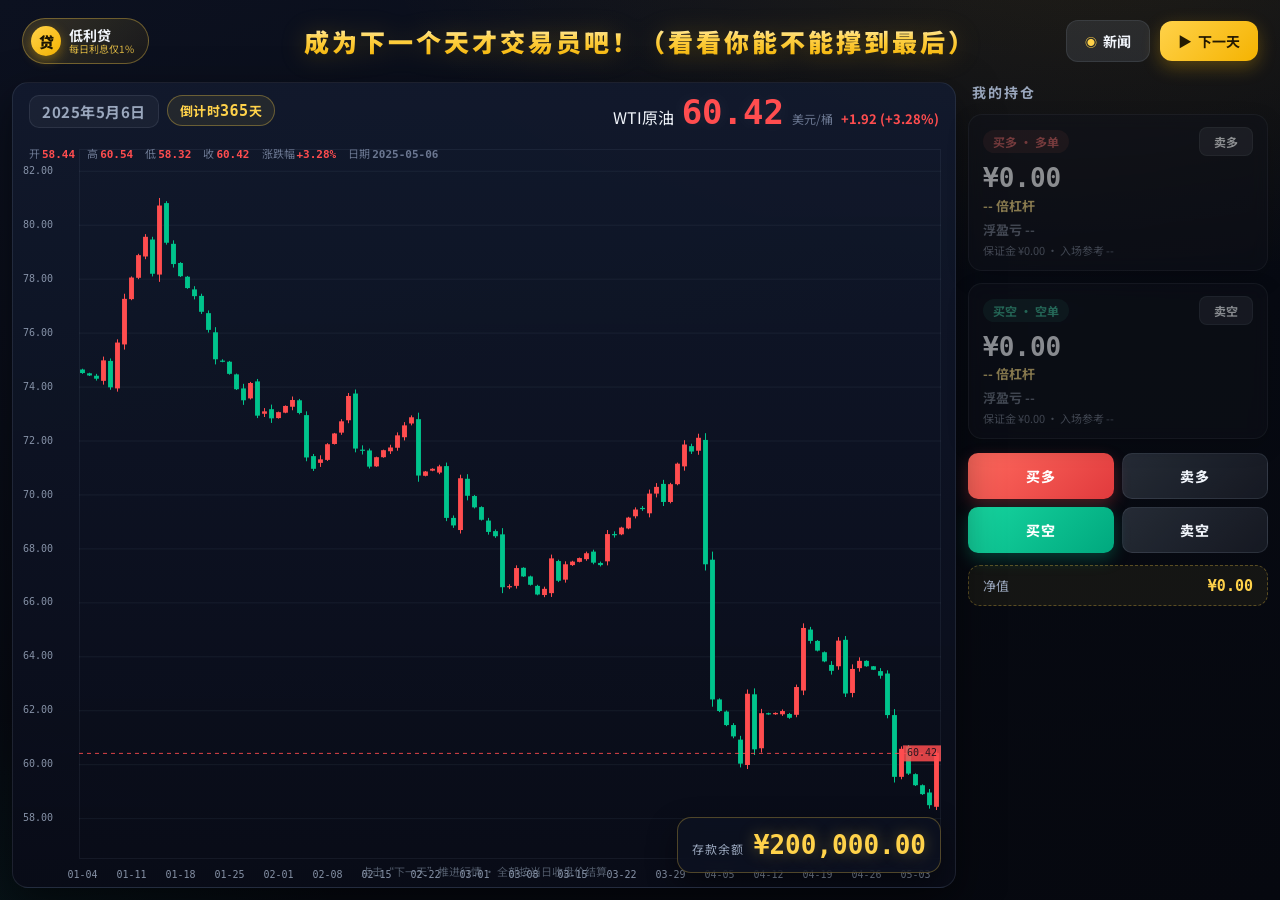
<file: index.html>
<!DOCTYPE html>
<html lang="zh-CN">
<head>
<meta charset="UTF-8">
<meta name="viewport" content="width=device-width, initial-scale=1.0">
<meta http-equiv="refresh" content="0; url=天才交易员/index.html">
<title>天才交易员</title>
</head>
<body>
<p>正在打开游戏……</p>
<script>
  window.location.replace("天才交易员/index.html");
</script>
</body>
</html>
</file>
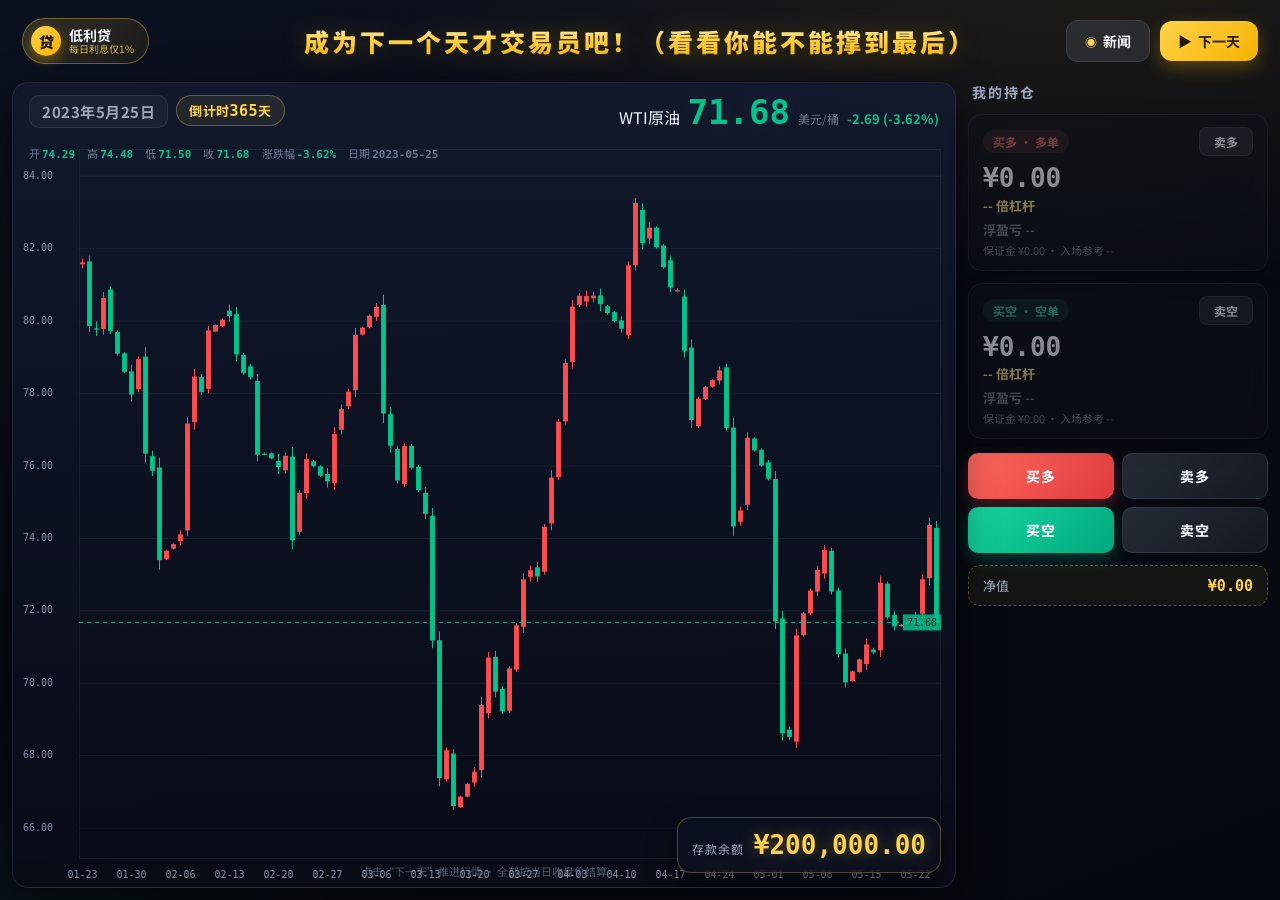
<file: 天才交易员/index.html>
<!DOCTYPE html>
<html lang="zh-CN">
<head>
<meta charset="UTF-8">
<meta name="viewport" content="width=device-width, initial-scale=1.0, viewport-fit=cover, user-scalable=no">
<title>天才交易员 · 原油模拟操盘</title>
<link rel="icon" href="data:image/svg+xml,<svg xmlns='http://www.w3.org/2000/svg' viewBox='0 0 100 100'><text y='.9em' font-size='90'>🛢️</text></svg>">
<link rel="stylesheet" href="css/style.css">
</head>
<body>
<div class="app">

  <!-- ======================= 顶部标题栏 ======================= -->
  <header class="topbar">
    <button class="loan-btn" id="btnLoan" type="button">
      <span class="loan-badge">贷</span>
      <span class="loan-text">
        <b>低利贷</b>
        <em>每日利息仅1%</em>
      </span>
    </button>

    <h1 class="brand-title">成为下一个天才交易员吧！（看看你能不能撑到最后）</h1>

    <div class="top-actions">
      <button class="news-btn" id="btnNews" type="button">
        <span class="news-ico">◉</span>新闻
        <span class="news-dot" id="newsDot" hidden></span>
      </button>
      <button class="next-btn" id="btnNextDay" type="button">
        <span class="next-ico">▶</span>下一天
      </button>
    </div>
  </header>

  <!-- ======================= 主工作区 ======================= -->
  <main class="workbench">

    <!-- 图表区 -->
    <section class="chart-zone" id="chartZone">
      <div class="chart-hud">
        <div class="hud-date-group">
          <div class="hud-date" id="chartDate">2023年1月1日</div>
          <div class="hud-count">倒计时 <b id="daysLeft">365</b> 天</div>
          <div class="loan-toast-wrap" id="loanToastWrap"></div>
        </div>
        <div class="hud-price-wrap">
          <span class="hud-name">WTI原油</span>
          <span class="hud-price" id="chartPrice">--</span>
          <span class="hud-unit">美元/桶</span>
          <span class="hud-change" id="chartChange">--</span>
        </div>
      </div>
      <div class="chart-canvas-box">
        <canvas id="chart" ></canvas>
        <div class="chart-legend">
          <span>开 <b id="lblOpen">--</b></span>
          <span>高 <b id="lblHigh" class="up-c">--</b></span>
          <span>低 <b id="lblLow" class="down-c">--</b></span>
          <span>收 <b id="lblClose">--</b></span>
          <span>涨跌幅 <b id="lblPct">--</b></span>
          <span>日期 <b id="lblDate">--</b></span>
        </div>
      </div>
      <!-- 右下现金浮层 -->
      <div class="cash-card">
        <div class="cash-row">
          <span class="cash-label">存款余额</span>
          <span class="cash-value" id="cashAmt">¥200,000.00</span>
        </div>
      </div>
      <div class="chart-tip">点击“下一天”推进行情 · 全部按当日收盘价结算</div>
    </section>

    <!-- 右侧持仓面板 -->
    <aside class="side-panel">
      <div class="panel-title">我的持仓</div>

      <!-- 多单 -->
      <div class="pos-card pos-long" id="posLongCard">
        <div class="pos-head">
          <span class="pos-tag long-tag">买多 · 多单</span>
          <button class="mini-btn" id="btnSellLongMini" type="button">卖多</button>
        </div>
        <div class="pos-body">
          <div class="pos-amt" id="longAmt">¥0.00</div>
          <div class="pos-lev" id="longLev">-- 倍杠杆</div>
          <div class="pos-pnl" id="longPnl">浮盈亏 --</div>
          <div class="pos-sub" id="longSub">保证金 ¥0.00 · 入场参考 --</div>
        </div>
      </div>

      <!-- 空单 -->
      <div class="pos-card pos-short" id="posShortCard">
        <div class="pos-head">
          <span class="pos-tag short-tag">买空 · 空单</span>
          <button class="mini-btn" id="btnSellShortMini" type="button">卖空</button>
        </div>
        <div class="pos-body">
          <div class="pos-amt" id="shortAmt">¥0.00</div>
          <div class="pos-lev" id="shortLev">-- 倍杠杆</div>
          <div class="pos-pnl" id="shortPnl">浮盈亏 --</div>
          <div class="pos-sub" id="shortSub">保证金 ¥0.00 · 入场参考 --</div>
        </div>
      </div>

      <!-- 操作矩阵 -->
      <div class="pos-actions">
        <button class="act act-long" id="btnBuyLong" type="button">买多</button>
        <button class="act act-sell" id="btnSellLong" type="button">卖多</button>
        <button class="act act-short" id="btnBuyShort" type="button">买空</button>
        <button class="act act-sell" id="btnSellShort" type="button">卖空</button>
      </div>

      <div class="panel-note" id="accountNote">
        <span>净值</span><b id="netWorth">¥0.00</b>
      </div>
    </aside>
  </main>
</div>

<!-- ======================= 弹层容器 ======================= -->

<!-- 交易弹窗：金额 + 杠杆 -->
<div class="modal-mask" id="modalTrade" hidden>
  <div class="modal trade-modal">
    <div class="modal-head">
      <h3 id="tradeTitle">买多</h3>
      <button class="modal-close" data-close="modalTrade" type="button">×</button>
    </div>
    <div class="trade-price-line">
      当前收盘价 <b id="tradePrice">--</b> 美元/桶
    </div>
    <div class="field">
      <label id="tradeAmountLabel">买入金额（元）</label>
      <input id="tradeAmount" type="number" min="1" step="100" placeholder="请输入金额">
      <div class="quick-amt" id="quickAmt">
        <button data-v="0.25" type="button">25%</button>
        <button data-v="0.5" type="button">50%</button>
        <button data-v="0.75" type="button">75%</button>
        <button data-v="1" type="button">全部</button>
      </div>
    </div>
    <div class="field" id="tradeLeverField">
      <label>杠杆倍数 <span class="muted" id="tradeLeverTip"></span></label>
      <div class="lever-chips" id="leverChips">
        <button data-l="1" type="button">1倍</button>
        <button data-l="2" type="button">2倍</button>
        <button data-l="3" type="button">3倍</button>
        <button data-l="5" type="button">5倍</button>
        <button data-l="10" type="button">10倍</button>
      </div>
    </div>
    <div class="trade-summary" id="tradeSummary"></div>
    <button class="btn-confirm" id="btnTradeOk" type="button">确认下单</button>
    <p class="risk-note" id="tradeRiskNote">杠杆放大收益与风险，浮亏超保证金将触发强制平仓。</p>
  </div>
</div>

<!-- 低利贷弹窗 -->
<div class="modal-mask" id="modalLoan" hidden>
  <div class="modal loan-modal">
    <div class="modal-head">
      <h3>🏦 低利贷</h3>
      <span class="loan-interest-tag">每日利息仅1%</span>
      <button class="modal-close" data-close="modalLoan" type="button">×</button>
    </div>
    <div class="loan-stats">
      <div class="loan-stat">
        <span>可用额度</span>
        <b id="loanAvailable">¥200,000.00</b>
      </div>
      <div class="loan-stat">
        <span>应还金额</span>
        <b class="loan-owed" id="loanOwed">¥0.00</b>
      </div>
    </div>
    <div class="field">
      <label>借贷金额（元）</label>
      <input id="loanBorrowAmt" type="number" min="1" step="100" placeholder="最多可借 ¥200,000">
      <button class="btn-line" id="btnLoanBorrow" type="button">立即借贷</button>
    </div>
    <div class="field">
      <label>还款金额（元）</label>
      <input id="loanRepayAmt" type="number" min="1" step="100" placeholder="请输入还款金额">
      <button class="btn-line danger" id="btnLoanRepay" type="button">立即还款</button>
      <button class="btn-line loan-repay-all" id="btnLoanRepayAll" type="button">一键还清</button>
    </div>
    <div class="loan-rules">
      逾期不还？每天利息照样计，还可能去天台晒太阳…
    </div>
  </div>
</div>

<!-- 新闻弹窗 -->
<div class="modal-mask" id="modalNews" hidden>
  <div class="modal news-modal">
    <div class="modal-head">
      <h3>📰 原油国际大新闻</h3>
      <span class="muted" id="newsCountLabel"></span>
      <button class="modal-close" data-close="modalNews" type="button">×</button>
    </div>
    <div class="news-list" id="newsList"></div>
  </div>
</div>

<!-- 轻提示 Toast -->
<div class="toast-wrap" id="toastWrap"></div>

<!-- 重大新闻弹窗 -->
<div class="modal-mask newsflash-mask" id="modalNewsFlash" hidden>
  <div class="newsflash">
    <button class="modal-close newsflash-close" id="btnFlashClose" type="button" aria-label="关闭新闻">×</button>
    <div class="flash-ico">📣</div>
    <h3>有重要新闻！</h3>
    <p id="flashText"></p>
  </div>
</div>

<!-- 强平提示 -->
<div class="modal-mask" id="modalLiquidation" hidden>
  <div class="newsflash liq">
    <div class="flash-ico">⚠️</div>
    <h3>亏损过多，已经强制平仓</h3>
    <p id="liqText"></p>
    <button class="btn-confirm" id="btnLiqOk" type="button">知道了</button>
  </div>
</div>

<!-- 游戏结束 -->
<div class="modal-mask gameover-mask" id="modalGameOver" hidden>
  <div class="gameover">
    <div class="go-roof">🌇</div>
    <h2 id="goTitle">你没有钱了，天台见！</h2>
    <p id="goText"></p>
    <button class="btn-restart" id="btnRestart" type="button">🔄 重新开始</button>
  </div>
</div>

<script src="js/data.js"></script>
<script src="js/game.js"></script>
<script src="js/chart.js"></script>
<script src="js/ui.js"></script>
</body>
</html>
</file>
<file: 天才交易员/css/style.css>
/* ============================================================
   天才交易员 · 暗色行情终端主题
   配色：红涨绿跌 / 金色强调 / 深色玻璃拟态
   ============================================================ */
@import url('https://fonts.googleapis.com/css2?family=Noto+Sans+SC:wght@400;500;700;900&family=DIN+Alternate:wght@700&display=swap');

:root {
  --bg-0: #070a12;
  --bg-1: #0c1120;
  --bg-2: #121a2e;
  --bg-3: #1a2338;
  --line: rgba(148, 163, 184, .14);
  --text-0: #f1f5fb;
  --text-1: #9aa7bd;
  --text-2: #6b7791;
  --gold: #ffd24a;
  --gold-2: #f5b301;
  --up: #ff4d4f;      /* 涨 / 多 红 */
  --down: #00c48c;    /* 跌 / 空 绿 */
  --glass: rgba(13, 19, 34, .72);
  --shadow: 0 16px 44px rgba(0, 0, 0, .5);
  --radius: 16px;
}

* { box-sizing: border-box; margin: 0; padding: 0; }
html, body { height: 100%; }
body {
  font-family: "Noto Sans SC", "PingFang SC", "Microsoft YaHei", system-ui, sans-serif;
  color: var(--text-0);
  background:
    radial-gradient(1200px 620px at 85% -10%, rgba(245, 179, 1, .10), transparent 60%),
    radial-gradient(900px 520px at -10% 110%, rgba(0, 196, 140, .08), transparent 55%),
    linear-gradient(160deg, var(--bg-1), var(--bg-0) 55%, #06080f);
  overflow: hidden;
  min-width: 320px;
}
button { font-family: inherit; cursor: pointer; }
input, button { outline: none; }

.up-c  { color: var(--up) !important; }
.down-c { color: var(--down) !important; }
.muted { color: var(--text-2); font-weight: 400; }

.app {
  height: 100vh;
  height: 100dvh;
  display: grid;
  grid-template-rows: auto 1fr;
  padding: 12px;
  gap: 12px;
}

/* ============================= 顶部栏 ============================= */
.topbar {
  position: relative;
  display: flex;
  align-items: center;
  justify-content: space-between;
  padding: 6px 10px;
  gap: 12px;
}
.brand-title {
  position: absolute;
  left: 50%;
  transform: translateX(-50%);
  font-size: 25px;
  font-weight: 900;
  letter-spacing: 3px;
  white-space: nowrap;
  background: linear-gradient(180deg, #fff7d9, var(--gold) 42%, var(--gold-2));
  -webkit-background-clip: text;
  background-clip: text;
  color: transparent;
  filter: drop-shadow(0 2px 12px rgba(245, 179, 1, .25));
}

/* 低利贷按钮 */
.loan-btn {
  display: flex;
  align-items: center;
  gap: 8px;
  padding: 7px 14px 7px 8px;
  border-radius: 999px;
  border: 1px solid rgba(255, 210, 74, .35);
  background: linear-gradient(135deg, rgba(255, 210, 74, .16), rgba(245, 179, 1, .06));
  color: var(--text-0);
  transition: .2s;
}
.loan-btn:hover { box-shadow: 0 0 0 2px rgba(255,210,74,.15), 0 8px 22px rgba(0,0,0,.35); transform: translateY(-1px); }
.loan-badge {
  width: 30px; height: 30px; border-radius: 50%;
  display: grid; place-items: center;
  font-size: 15px; font-weight: 900;
  background: linear-gradient(135deg, var(--gold), var(--gold-2));
  color: #1b1503;
  box-shadow: 0 4px 12px rgba(245,179,1,.4);
}
.loan-text { display: flex; flex-direction: column; align-items: flex-start; line-height: 1.1; }
.loan-text b { font-size: 14px; }
.loan-text em { font-size: 10px; color: var(--gold); font-style: normal; opacity: .85; }

.top-actions { display: flex; align-items: center; gap: 10px; margin-left: auto; }
.news-btn, .next-btn {
  position: relative;
  border: none;
  border-radius: 12px;
  padding: 10px 18px;
  font-size: 14px;
  font-weight: 700;
  color: #fff;
  display: flex; align-items: center; gap: 6px;
  transition: .18s;
}
.news-btn {
  background: rgba(148, 163, 184, .14);
  border: 1px solid var(--line);
  color: var(--text-0);
}
.news-btn:hover { background: rgba(148, 163, 184, .24); }
.news-ico { color: var(--gold); font-size: 12px; }
.news-dot {
  position: absolute; top: 6px; right: 7px;
  width: 9px; height: 9px; border-radius: 50%;
  background: #ff4d4f;
  box-shadow: 0 0 0 3px rgba(255,77,79,.25), 0 0 10px rgba(255,77,79,.8);
  animation: pulse 1.2s infinite;
}
@keyframes pulse { 50% { opacity: .55; } }
.next-btn {
  background: linear-gradient(135deg, var(--gold), var(--gold-2));
  color: #241a02;
  box-shadow: 0 6px 18px rgba(245, 179, 1, .3);
}
.next-btn:hover { filter: brightness(1.08); transform: translateY(-1px); }
.next-btn:active { transform: scale(.97); }

/* ============================= 工作区 ============================= */
.workbench {
  display: grid;
  grid-template-columns: 1fr 300px;
  gap: 12px;
  min-height: 0;
}

/* 图表区 */
.chart-zone {
  position: relative;
  display: flex;
  flex-direction: column;
  border-radius: var(--radius);
  overflow: hidden;
  background: linear-gradient(180deg, rgba(18,26,46,.9), rgba(9,12,24,.96));
  border: 1px solid var(--line);
  box-shadow: var(--shadow);
  min-width: 0;
}
.chart-hud {
  display: flex;
  justify-content: space-between;
  align-items: flex-start;
  padding: 12px 16px 6px;
  gap: 8px;
}
.hud-date-group { display: flex; align-items: flex-start; gap: 8px; min-width: 0; }
.hud-date {
  font-size: 15px; font-weight: 700; color: var(--text-1);
  background: rgba(255,255,255,.04);
  border: 1px solid var(--line);
  padding: 5px 12px; border-radius: 10px;
  letter-spacing: .5px;
}
.hud-count {
  display: inline-flex; align-items: center;
  font-size: 13px; font-weight: 700; color: var(--gold);
  background: rgba(255, 210, 74, .08);
  border: 1px solid rgba(255, 210, 74, .32);
  padding: 5px 12px; border-radius: 999px;
  white-space: nowrap; letter-spacing: .5px;
}
.hud-count b { font-family: Consolas, monospace; font-size: 15px; }
.loan-toast-wrap { min-width: 0; max-width: min(430px, 46vw); }
.loan-toast-wrap .toast { white-space: normal; }
.hud-price-wrap { display: flex; align-items: baseline; gap: 8px; flex-wrap: wrap; justify-content: flex-end; }
.hud-price {
  font-family: "DIN Alternate", Consolas, monospace;
  font-size: 34px; font-weight: 700; line-height: 1;
  color: var(--text-0);
  text-shadow: 0 0 18px rgba(255,255,255,.08);
}
.hud-unit { font-size: 12px; color: var(--text-2); }
.hud-change { font-size: 13px; font-weight: 700; }

.chart-canvas-box { flex: 1; position: relative; min-height: 0; margin: 2px 6px 4px; }
#chart { width: 100%; height: 100%; display: block; }
.chart-legend {
  position: absolute; left: 10px; top: 8px;
  display: flex; gap: 12px; font-size: 11px; color: var(--text-2);
  pointer-events: none;
}
.chart-legend b { font-family: Consolas, monospace; }
.chart-tip {
  position: absolute; bottom: 8px; left: 50%; transform: translateX(-50%);
  font-size: 11px; color: rgba(148,163,184,.5);
  white-space: nowrap;
}

/* 右下现金浮层 */
.cash-card {
  position: absolute;
  right: 14px; bottom: 14px;
  display: flex; flex-direction: column; gap: 8px;
  padding: 12px 14px;
  border-radius: 14px;
  background: var(--glass);
  backdrop-filter: blur(10px);
  border: 1px solid rgba(255, 210, 74, .28);
  box-shadow: 0 12px 30px rgba(0,0,0,.45);
  min-width: 240px;
  z-index: 5;
}
.cash-row { display: flex; justify-content: space-between; align-items: baseline; gap: 10px; }
.cash-label { font-size: 12px; color: var(--text-1); letter-spacing: 1px; }
.cash-value {
  font-family: "DIN Alternate", Consolas, monospace;
  font-size: 26px; font-weight: 700;
  color: var(--gold);
  text-shadow: 0 0 16px rgba(255,210,74,.35);
  transition: color .2s;
}
.cash-value.danger { color: var(--up); }
.cash-actions { display: flex; gap: 8px; }

/* 通用动作按钮 */
.act {
  flex: 1;
  border: none;
  border-radius: 10px;
  padding: 10px 6px;
  font-size: 14px;
  font-weight: 800;
  letter-spacing: 1px;
  transition: .16s;
  color: #fff;
}
.act:active { transform: scale(.96); }
.act-long  { background: linear-gradient(135deg, #ff6a5e, #e13a3d); box-shadow: 0 6px 16px rgba(255,77,79,.28); }
.act-long:hover { filter: brightness(1.1); }
.act-short { background: linear-gradient(135deg, #17d6a0, #00a87e); box-shadow: 0 6px 16px rgba(0,196,140,.28); }
.act-short:hover { filter: brightness(1.1); }
.act-sell  {
  background: linear-gradient(135deg, rgba(148,163,184,.22), rgba(148,163,184,.1));
  border: 1px solid var(--line);
  color: var(--text-0);
}
.act-sell:hover { background: rgba(148,163,184,.32); }

/* ============================= 右侧面板 ============================= */
.side-panel {
  display: flex;
  flex-direction: column;
  gap: 12px;
  min-height: 0;
}
.panel-title { font-size: 14px; font-weight: 700; color: var(--text-1); letter-spacing: 2px; padding: 0 4px; }

.pos-card {
  border-radius: 14px;
  padding: 12px 14px;
  background: var(--glass);
  backdrop-filter: blur(8px);
  border: 1px solid var(--line);
  box-shadow: 0 8px 22px rgba(0,0,0,.3);
  transition: .2s;
}
.pos-card.pos-empty { opacity: .55; filter: saturate(.6); }
.pos-card.pos-danger {
  animation: dangerPulse .9s infinite;
  border-color: rgba(255, 77, 79, .55);
}
@keyframes dangerPulse {
  50% { box-shadow: 0 0 0 3px rgba(255, 77, 79, .28), 0 0 20px rgba(255, 77, 79, .22); }
}
.pos-card.flash-long  { animation: warnLong .5s 3; }
.pos-card.flash-short { animation: warnShort .5s 3; }
@keyframes warnLong { 50% { box-shadow: 0 0 0 2px rgba(255,77,79,.7); } }
@keyframes warnShort { 50% { box-shadow: 0 0 0 2px rgba(0,196,140,.7); } }
.pos-head { display: flex; justify-content: space-between; align-items: center; margin-bottom: 8px; }
.pos-tag { font-size: 12px; font-weight: 700; padding: 3px 10px; border-radius: 999px; }
.long-tag  { background: rgba(255,77,79,.14); color: var(--up); }
.short-tag { background: rgba(0,196,140,.14); color: var(--down); }
.mini-btn {
  border: none; border-radius: 8px; padding: 5px 14px;
  font-size: 12px; font-weight: 700;
  background: rgba(148,163,184,.16); color: var(--text-0);
  border: 1px solid var(--line);
}
.mini-btn:hover { background: rgba(148,163,184,.3); }
.pos-amt {
  font-family: "DIN Alternate", Consolas, monospace;
  font-size: 26px; font-weight: 700;
  line-height: 1.1;
}
.pos-lev { font-size: 13px; color: var(--gold); font-weight: 700; margin: 3px 0 5px; }
.pos-pnl { font-size: 13px; font-weight: 700; }
.pos-sub { font-size: 11px; color: var(--text-2); margin-top: 3px; }

.pos-actions {
  display: grid;
  grid-template-columns: 1fr 1fr;
  gap: 8px;
  margin-top: 2px;
}
.pos-actions .act { padding: 12px 6px; }
.pos-card.flash-long { border-color: rgba(255,77,79,.4); }

.panel-note {
  display: flex; justify-content: space-between; align-items: center;
  padding: 10px 14px;
  border-radius: 12px;
  background: rgba(255,210,74,.06);
  border: 1px dashed rgba(255,210,74,.3);
  font-size: 13px; color: var(--text-1);
}
.panel-note b { color: var(--gold); font-size: 15px; font-family: Consolas, monospace; }
.panel-note b.danger { color: var(--up); }

/* ============================= 弹窗 ============================= */
.modal-mask {
  position: fixed; inset: 0;
  background: rgba(3,6,12,.68);
  backdrop-filter: blur(6px);
  display: grid; place-items: center;
  z-index: 60;
  animation: fadeIn .16s;
}
@keyframes fadeIn { from { opacity: 0; } }
.modal-mask[hidden] { display: none; }
.modal {
  width: min(440px, calc(100vw - 28px));
  max-height: calc(100vh - 40px);
  overflow-y: auto;
  border-radius: 18px;
  background: linear-gradient(180deg, #161f36, #0d1424);
  border: 1px solid rgba(148,163,184,.2);
  box-shadow: 0 24px 60px rgba(0,0,0,.6);
  padding: 18px 20px 20px;
  animation: popIn .18s ease-out;
}
@keyframes popIn { from { opacity: 0; transform: translateY(12px) scale(.97); } }
.modal-head { display: flex; align-items: center; gap: 10px; margin-bottom: 14px; }
.modal-head h3 { font-size: 18px; font-weight: 800; letter-spacing: 1px; flex: 1; }
.modal-close {
  position: relative; z-index: 1;
  width: 42px; height: 42px; flex: 0 0 42px;
  display: grid; place-items: center;
  border-radius: 50%;
  border: none; padding: 0; font-size: 26px; line-height: 1;
  background: rgba(148,163,184,.12); color: var(--text-1);
  pointer-events: auto;
}
.modal-close:hover { background: rgba(148,163,184,.28); color: #fff; }
.modal-close:active { transform: scale(.94); }

.trade-price-line { font-size: 13px; color: var(--text-1); padding: 8px 10px; border-radius: 10px; background: rgba(255,255,255,.03); margin-bottom: 14px; }
.trade-price-line b { color: var(--gold); font-family: Consolas, monospace; font-size: 16px; }

.field { margin-bottom: 14px; }
.field > label { display: block; font-size: 13px; color: var(--text-1); margin-bottom: 7px; }
.field input {
  width: 100%;
  padding: 12px 14px;
  font-size: 18px;
  font-family: Consolas, monospace;
  color: var(--text-0);
  background: rgba(0,0,0,.28);
  border: 1px solid rgba(148,163,184,.24);
  border-radius: 10px;
  transition: .15s;
}
.field input:focus { border-color: var(--gold); box-shadow: 0 0 0 3px rgba(255,210,74,.12); }
input::-webkit-outer-spin-button, input::-webkit-inner-spin-button { -webkit-appearance: none; }

.quick-amt { display: flex; gap: 6px; margin-top: 7px; }
.quick-amt button {
  flex: 1; border-radius: 8px; padding: 6px 0; font-size: 12px;
  border: 1px solid var(--line); background: rgba(148,163,184,.08); color: var(--text-1);
}
.quick-amt button:hover { background: rgba(148,163,184,.2); color: #fff; }

.lever-chips { display: flex; gap: 8px; flex-wrap: wrap; }
.lever-chips button {
  flex: 1; min-width: 56px;
  padding: 11px 6px; border-radius: 10px;
  border: 1px solid var(--line);
  background: rgba(148,163,184,.08);
  color: var(--text-0); font-size: 14px; font-weight: 700;
  transition: .14s;
}
.lever-chips button:hover { border-color: var(--gold); }
.lever-chips button.active {
  background: linear-gradient(135deg, var(--gold), var(--gold-2));
  color: #241a02; border-color: transparent;
  box-shadow: 0 4px 14px rgba(245,179,1,.35);
}

.trade-summary {
  margin: 4px 0 12px;
  padding: 10px 12px;
  border-radius: 10px;
  background: rgba(255,255,255,.03);
  font-size: 12px; color: var(--text-1); line-height: 1.7;
}
.trade-summary b { color: var(--gold); font-family: Consolas, monospace; }

.btn-confirm {
  width: 100%;
  border: none;
  border-radius: 12px;
  padding: 13px;
  font-size: 16px; font-weight: 800; letter-spacing: 2px;
  color: #241a02;
  background: linear-gradient(135deg, var(--gold), var(--gold-2));
  box-shadow: 0 8px 20px rgba(245,179,1,.3);
  transition: .15s;
}
.btn-confirm:hover { filter: brightness(1.08); }
.btn-confirm:active { transform: scale(.98); }
.btn-confirm.sell-btn { background: linear-gradient(135deg, #56618a, #3b4560); color: #fff; box-shadow: none; }

.risk-note { margin-top: 10px; text-align: center; font-size: 11px; color: rgba(255,77,79,.75); }

/* 低利贷 */
.loan-interest-tag {
  font-size: 11px; font-weight: 700; color: var(--gold);
  padding: 3px 10px; border-radius: 999px;
  background: rgba(255,210,74,.12);
}
.loan-stats { display: flex; gap: 10px; margin-bottom: 16px; }
.loan-stat {
  flex: 1; text-align: center;
  padding: 12px 8px; border-radius: 12px;
  background: rgba(255,255,255,.03);
  border: 1px solid var(--line);
}
.loan-stat span { display: block; font-size: 12px; color: var(--text-2); margin-bottom: 6px; }
.loan-stat b { font-family: Consolas, monospace; font-size: 20px; }
.loan-owed { color: var(--up); }
.btn-line {
  width: 100%; margin-top: 8px;
  border: none; border-radius: 10px; padding: 11px;
  font-weight: 700; letter-spacing: 2px;
  background: linear-gradient(135deg, var(--gold), var(--gold-2)); color: #241a02;
}
.btn-line.danger { background: linear-gradient(135deg, rgba(255,77,79,.85), rgba(255,77,79,.6)); color:#fff; }
.btn-line.loan-repay-all { background: rgba(148,163,184,.14); color: var(--text-0); border: 1px solid var(--line); }
.btn-line:disabled { cursor: not-allowed; opacity: .45; filter: grayscale(.4); }
.loan-rules { margin-top: 14px; font-size: 11px; color: var(--text-2); text-align: center; }

/* 新闻 */
.news-modal { width: min(560px, calc(100vw - 28px)); padding-bottom: 8px; }
.news-list { display: flex; flex-direction: column; gap: 4px; max-height: 60vh; overflow-y: auto; padding-right: 4px; }
.news-item {
  display: flex; gap: 10px; align-items: flex-start;
  padding: 9px 10px; border-radius: 10px;
  border-left: 3px solid rgba(148,163,184,.25);
  background: rgba(255,255,255,.025);
}
.news-item.important { border-left-color: var(--gold); background: rgba(255,210,74,.05); }
.news-item .nd { font-size: 11px; color: var(--text-2); font-family: Consolas, monospace; min-width: 76px; padding-top: 2px; }
.news-item .nt { font-size: 13px; line-height: 1.5; color: var(--text-0); }
.news-item .tag-imp {
  flex-shrink: 0; font-size: 10px; font-weight: 700; color: var(--gold);
  border: 1px solid rgba(255,210,74,.4); padding: 0 6px; border-radius: 6px;
  margin-top: 2px;
}
.news-empty { text-align: center; color: var(--text-2); padding: 40px 0; }

/* Toast */
.toast-wrap { position: fixed; top: 70px; left: 50%; transform: translateX(-50%); z-index: 80; display: flex; flex-direction: column; gap: 8px; align-items: center; pointer-events: none; }
.toast {
  padding: 10px 18px; border-radius: 12px;
  background: rgba(15, 22, 40, .92);
  border: 1px solid rgba(255,210,74,.35);
  box-shadow: 0 12px 30px rgba(0,0,0,.5);
  color: var(--text-0); font-size: 14px;
  animation: toastIn .25s;
  backdrop-filter: blur(8px);
}
.toast.err { border-color: rgba(255,77,79,.5); color: #ffb3b4; }
.toast.ok { border-color: rgba(0,196,140,.45); }
@keyframes toastIn { from { opacity: 0; transform: translateY(-10px); } }

/* 弹窗 flash（重要新闻/强平） */
.newsflash-mask { z-index: 70; }
.newsflash {
  position: relative;
  width: min(420px, calc(100vw - 30px));
  text-align: center;
  border-radius: 20px;
  padding: 26px 22px;
  background: linear-gradient(180deg, #1c2742, #0e1526);
  border: 1px solid rgba(255,210,74,.45);
  box-shadow: 0 0 60px rgba(245,179,1,.18), var(--shadow);
  animation: popIn .2s ease-out;
}
.newsflash-close { position: absolute; top: 10px; right: 12px; }
.newsflash .flash-ico { font-size: 44px; animation: bounce 1s infinite; }
@keyframes bounce { 50% { transform: translateY(-6px); } }
.newsflash h3 { font-size: 22px; margin: 10px 0 8px; letter-spacing: 2px; color: var(--gold); }
.newsflash p { font-size: 13px; color: var(--text-1); line-height: 1.7; margin-bottom: 16px; }
.newsflash.liq { border-color: rgba(255,77,79,.5); box-shadow: 0 0 60px rgba(255,77,79,.18), var(--shadow); }
.newsflash.liq h3 { color: var(--up); }

/* 游戏结束 */
.gameover-mask { z-index: 90; background: radial-gradient(700px 500px at 50% 30%, rgba(255,77,79,.12), transparent 60%), rgba(3,5,10,.8); backdrop-filter: blur(10px); }
.gameover { text-align: center; animation: popIn .3s ease-out; }
.go-roof { font-size: 80px; filter: drop-shadow(0 10px 30px rgba(255,160,60,.5)); }
.gameover h2 {
  font-size: 34px; font-weight: 900; letter-spacing: 3px; margin: 14px 0 10px;
  background: linear-gradient(180deg, #fff, #ff9a76);
  -webkit-background-clip: text; background-clip: text; color: transparent;
}
.gameover p { color: var(--text-1); font-size: 14px; margin-bottom: 26px; line-height: 1.8; }
.btn-restart {
  border: none; border-radius: 999px; padding: 14px 40px;
  font-size: 17px; font-weight: 800; letter-spacing: 2px;
  color: #241a02;
  background: linear-gradient(135deg, var(--gold), var(--gold-2));
  box-shadow: 0 10px 30px rgba(245,179,1,.35);
  transition: .15s;
}
.btn-restart:hover { transform: translateY(-2px); filter: brightness(1.08); }

/* 滚动条 */
::-webkit-scrollbar { width: 7px; height: 7px; }
::-webkit-scrollbar-thumb { background: rgba(148,163,184,.28); border-radius: 4px; }
::-webkit-scrollbar-track { background: transparent; }

@media (max-width: 900px) {
  .brand-title { font-size: 18px; letter-spacing: 1px; }
  .workbench { grid-template-columns: 1fr; }
  .side-panel { flex-direction: row; flex-wrap: wrap; }
  .pos-card { flex: 1; min-width: 240px; }
  .side-panel .panel-title, .panel-note { display: none; }
}

@media (max-width: 900px) and (orientation: landscape) {
  .app {
    padding: max(6px, env(safe-area-inset-top)) max(8px, env(safe-area-inset-right)) max(6px, env(safe-area-inset-bottom)) max(8px, env(safe-area-inset-left));
    gap: 6px;
  }
  .topbar { padding: 2px 6px; gap: 6px; }
  .brand-title { font-size: 15px; }
  .loan-btn { padding: 4px 8px 4px 5px; }
  .loan-badge { width: 24px; height: 24px; font-size: 12px; }
  .loan-text b { font-size: 11px; }
  .loan-text em { font-size: 8px; }
  .news-btn, .next-btn { padding: 7px 10px; font-size: 12px; }
  .workbench { grid-template-columns: minmax(0, 1fr) 220px; gap: 6px; }
  .side-panel { flex-direction: column; flex-wrap: nowrap; gap: 6px; }
  .pos-card { min-width: 0; padding: 8px 10px; }
  .pos-amt { font-size: 20px; }
  .pos-sub { font-size: 10px; }
  .pos-actions .act { padding: 8px 4px; font-size: 12px; }
  .chart-hud { padding: 7px 10px 3px; }
  .hud-date, .hud-count { padding: 3px 7px; font-size: 11px; }
  .hud-price { font-size: 26px; }
  .cash-card { right: 8px; bottom: 8px; min-width: 190px; padding: 8px 10px; }
  .cash-value { font-size: 20px; }
}
</file>
